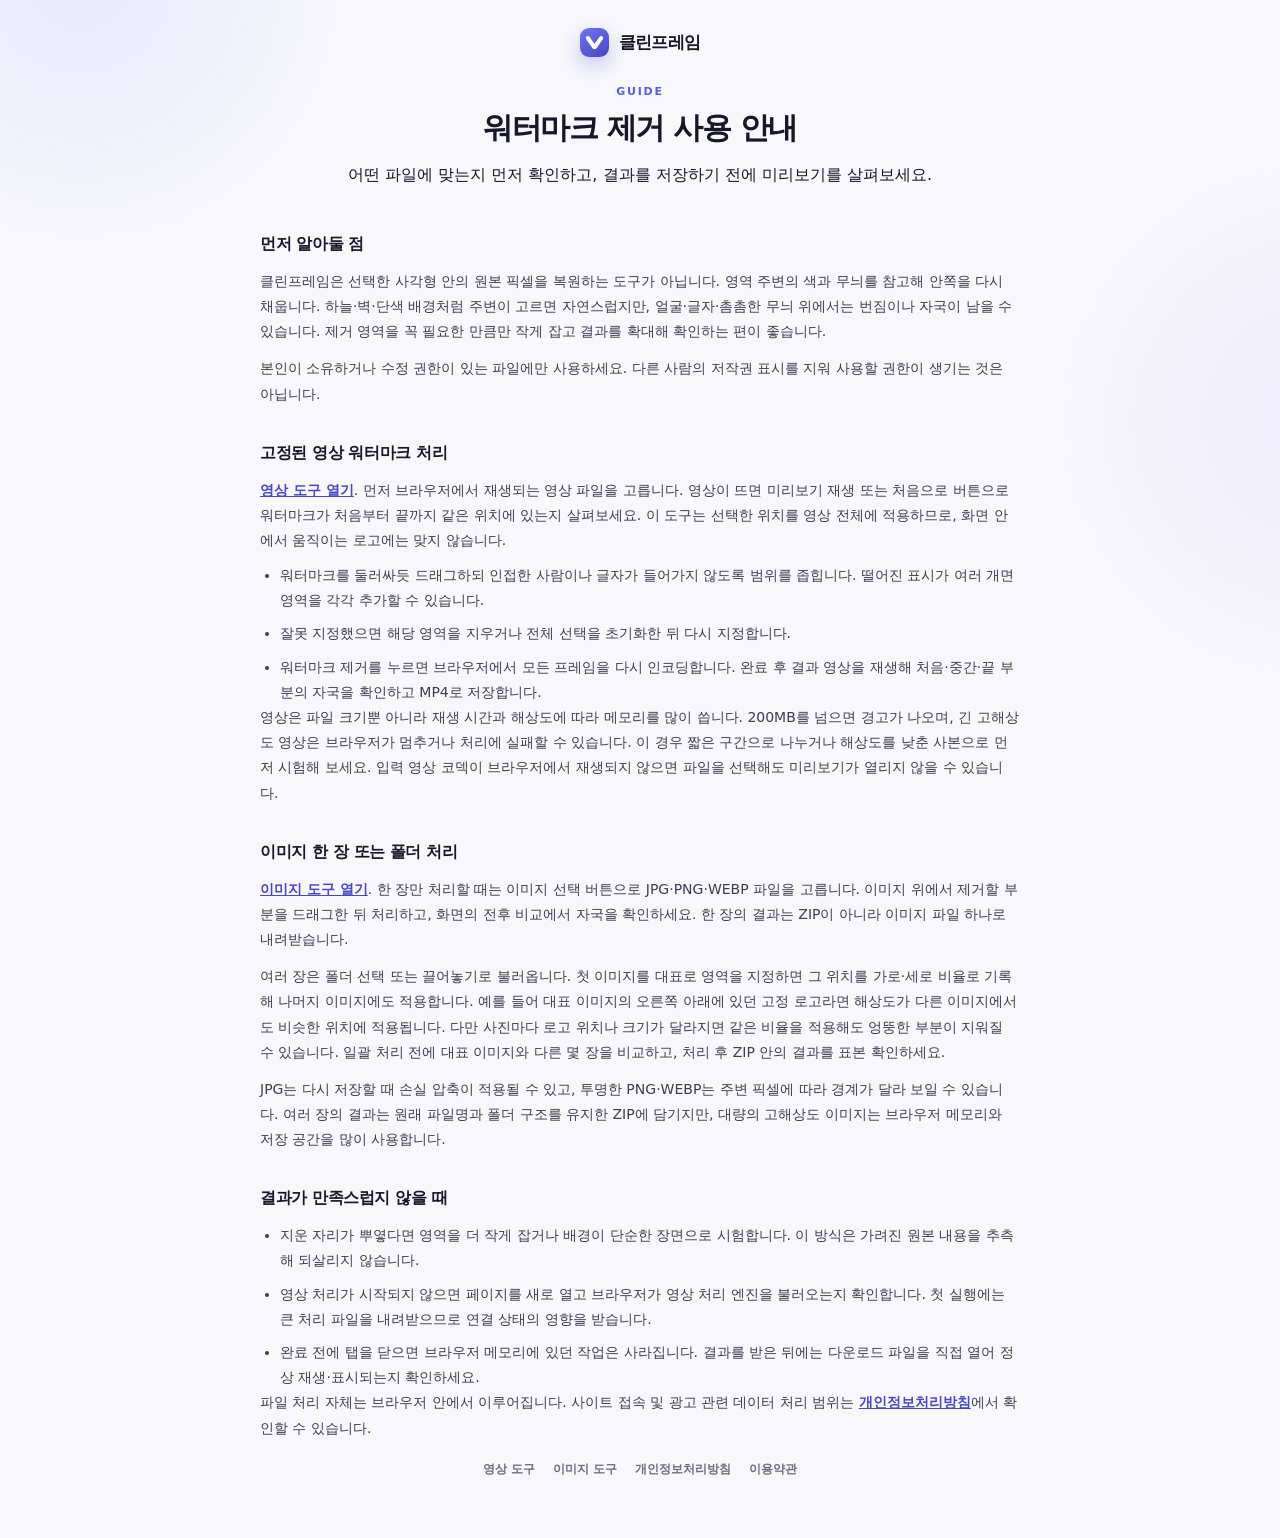
<file: guide.html>
<!-- 영상과 이미지 워터마크 제거 도구의 실제 사용법과 한계를 설명하는 안내문 -->
<!doctype html>
<html lang="ko">
  <head>
    <meta charset="UTF-8" />
    <meta name="viewport" content="width=device-width, initial-scale=1.0" />
    <meta name="description" content="클린프레임의 영상·이미지 워터마크 제거 방법, 일괄 처리 기준, 결과의 한계와 오류 해결 방법을 설명합니다" />
    <meta name="theme-color" content="#f7f7fc" />
    <title>사용 안내와 처리 한계 | 클린프레임</title>
    <link rel="stylesheet" href="./styles.css" />
  </head>
  <body>
    <div class="ambient ambient-one" aria-hidden="true"></div>
    <div class="ambient ambient-two" aria-hidden="true"></div>
    <main class="shell">
      <header class="legal-header">
        <a class="brand" href="./" aria-label="클린프레임 처음으로">
          <span class="brand-mark" aria-hidden="true"></span>
          <span>클린프레임</span>
        </a>
        <p class="panel-kicker">GUIDE</p>
        <h1>워터마크 제거 사용 안내</h1>
        <p>어떤 파일에 맞는지 먼저 확인하고, 결과를 저장하기 전에 미리보기를 살펴보세요.</p>
      </header>

      <article class="legal guide">
        <h2>먼저 알아둘 점</h2>
        <p>클린프레임은 선택한 사각형 안의 원본 픽셀을 복원하는 도구가 아닙니다. 영역 주변의 색과 무늬를 참고해 안쪽을 다시 채웁니다. 하늘·벽·단색 배경처럼 주변이 고르면 자연스럽지만, 얼굴·글자·촘촘한 무늬 위에서는 번짐이나 자국이 남을 수 있습니다. 제거 영역을 꼭 필요한 만큼만 작게 잡고 결과를 확대해 확인하는 편이 좋습니다.</p>
        <p>본인이 소유하거나 수정 권한이 있는 파일에만 사용하세요. 다른 사람의 저작권 표시를 지워 사용할 권한이 생기는 것은 아닙니다.</p>

        <h2 id="video">고정된 영상 워터마크 처리</h2>
        <p><a href="./">영상 도구 열기</a>. 먼저 브라우저에서 재생되는 영상 파일을 고릅니다. 영상이 뜨면 미리보기 재생 또는 처음으로 버튼으로 워터마크가 처음부터 끝까지 같은 위치에 있는지 살펴보세요. 이 도구는 선택한 위치를 영상 전체에 적용하므로, 화면 안에서 움직이는 로고에는 맞지 않습니다.</p>
        <ul>
          <li>워터마크를 둘러싸듯 드래그하되 인접한 사람이나 글자가 들어가지 않도록 범위를 좁힙니다. 떨어진 표시가 여러 개면 영역을 각각 추가할 수 있습니다.</li>
          <li>잘못 지정했으면 해당 영역을 지우거나 전체 선택을 초기화한 뒤 다시 지정합니다.</li>
          <li>워터마크 제거를 누르면 브라우저에서 모든 프레임을 다시 인코딩합니다. 완료 후 결과 영상을 재생해 처음·중간·끝 부분의 자국을 확인하고 MP4로 저장합니다.</li>
        </ul>
        <p>영상은 파일 크기뿐 아니라 재생 시간과 해상도에 따라 메모리를 많이 씁니다. 200MB를 넘으면 경고가 나오며, 긴 고해상도 영상은 브라우저가 멈추거나 처리에 실패할 수 있습니다. 이 경우 짧은 구간으로 나누거나 해상도를 낮춘 사본으로 먼저 시험해 보세요. 입력 영상 코덱이 브라우저에서 재생되지 않으면 파일을 선택해도 미리보기가 열리지 않을 수 있습니다.</p>

        <h2 id="image">이미지 한 장 또는 폴더 처리</h2>
        <p><a href="./image.html">이미지 도구 열기</a>. 한 장만 처리할 때는 이미지 선택 버튼으로 JPG·PNG·WEBP 파일을 고릅니다. 이미지 위에서 제거할 부분을 드래그한 뒤 처리하고, 화면의 전후 비교에서 자국을 확인하세요. 한 장의 결과는 ZIP이 아니라 이미지 파일 하나로 내려받습니다.</p>
        <p>여러 장은 폴더 선택 또는 끌어놓기로 불러옵니다. 첫 이미지를 대표로 영역을 지정하면 그 위치를 가로·세로 비율로 기록해 나머지 이미지에도 적용합니다. 예를 들어 대표 이미지의 오른쪽 아래에 있던 고정 로고라면 해상도가 다른 이미지에서도 비슷한 위치에 적용됩니다. 다만 사진마다 로고 위치나 크기가 달라지면 같은 비율을 적용해도 엉뚱한 부분이 지워질 수 있습니다. 일괄 처리 전에 대표 이미지와 다른 몇 장을 비교하고, 처리 후 ZIP 안의 결과를 표본 확인하세요.</p>
        <p>JPG는 다시 저장할 때 손실 압축이 적용될 수 있고, 투명한 PNG·WEBP는 주변 픽셀에 따라 경계가 달라 보일 수 있습니다. 여러 장의 결과는 원래 파일명과 폴더 구조를 유지한 ZIP에 담기지만, 대량의 고해상도 이미지는 브라우저 메모리와 저장 공간을 많이 사용합니다.</p>

        <h2>결과가 만족스럽지 않을 때</h2>
        <ul>
          <li>지운 자리가 뿌옇다면 영역을 더 작게 잡거나 배경이 단순한 장면으로 시험합니다. 이 방식은 가려진 원본 내용을 추측해 되살리지 않습니다.</li>
          <li>영상 처리가 시작되지 않으면 페이지를 새로 열고 브라우저가 영상 처리 엔진을 불러오는지 확인합니다. 첫 실행에는 큰 처리 파일을 내려받으므로 연결 상태의 영향을 받습니다.</li>
          <li>완료 전에 탭을 닫으면 브라우저 메모리에 있던 작업은 사라집니다. 결과를 받은 뒤에는 다운로드 파일을 직접 열어 정상 재생·표시되는지 확인하세요.</li>
        </ul>
        <p>파일 처리 자체는 브라우저 안에서 이루어집니다. 사이트 접속 및 광고 관련 데이터 처리 범위는 <a href="./privacy.html">개인정보처리방침</a>에서 확인할 수 있습니다.</p>
      </article>

      <footer>
        <nav class="footer-nav" aria-label="도구 및 정책">
          <a href="./">영상 도구</a>
          <a href="./image.html">이미지 도구</a>
          <a href="./privacy.html">개인정보처리방침</a>
          <a href="./terms.html">이용약관</a>
        </nav>
      </footer>
    </main>
  </body>
</html>
</file>
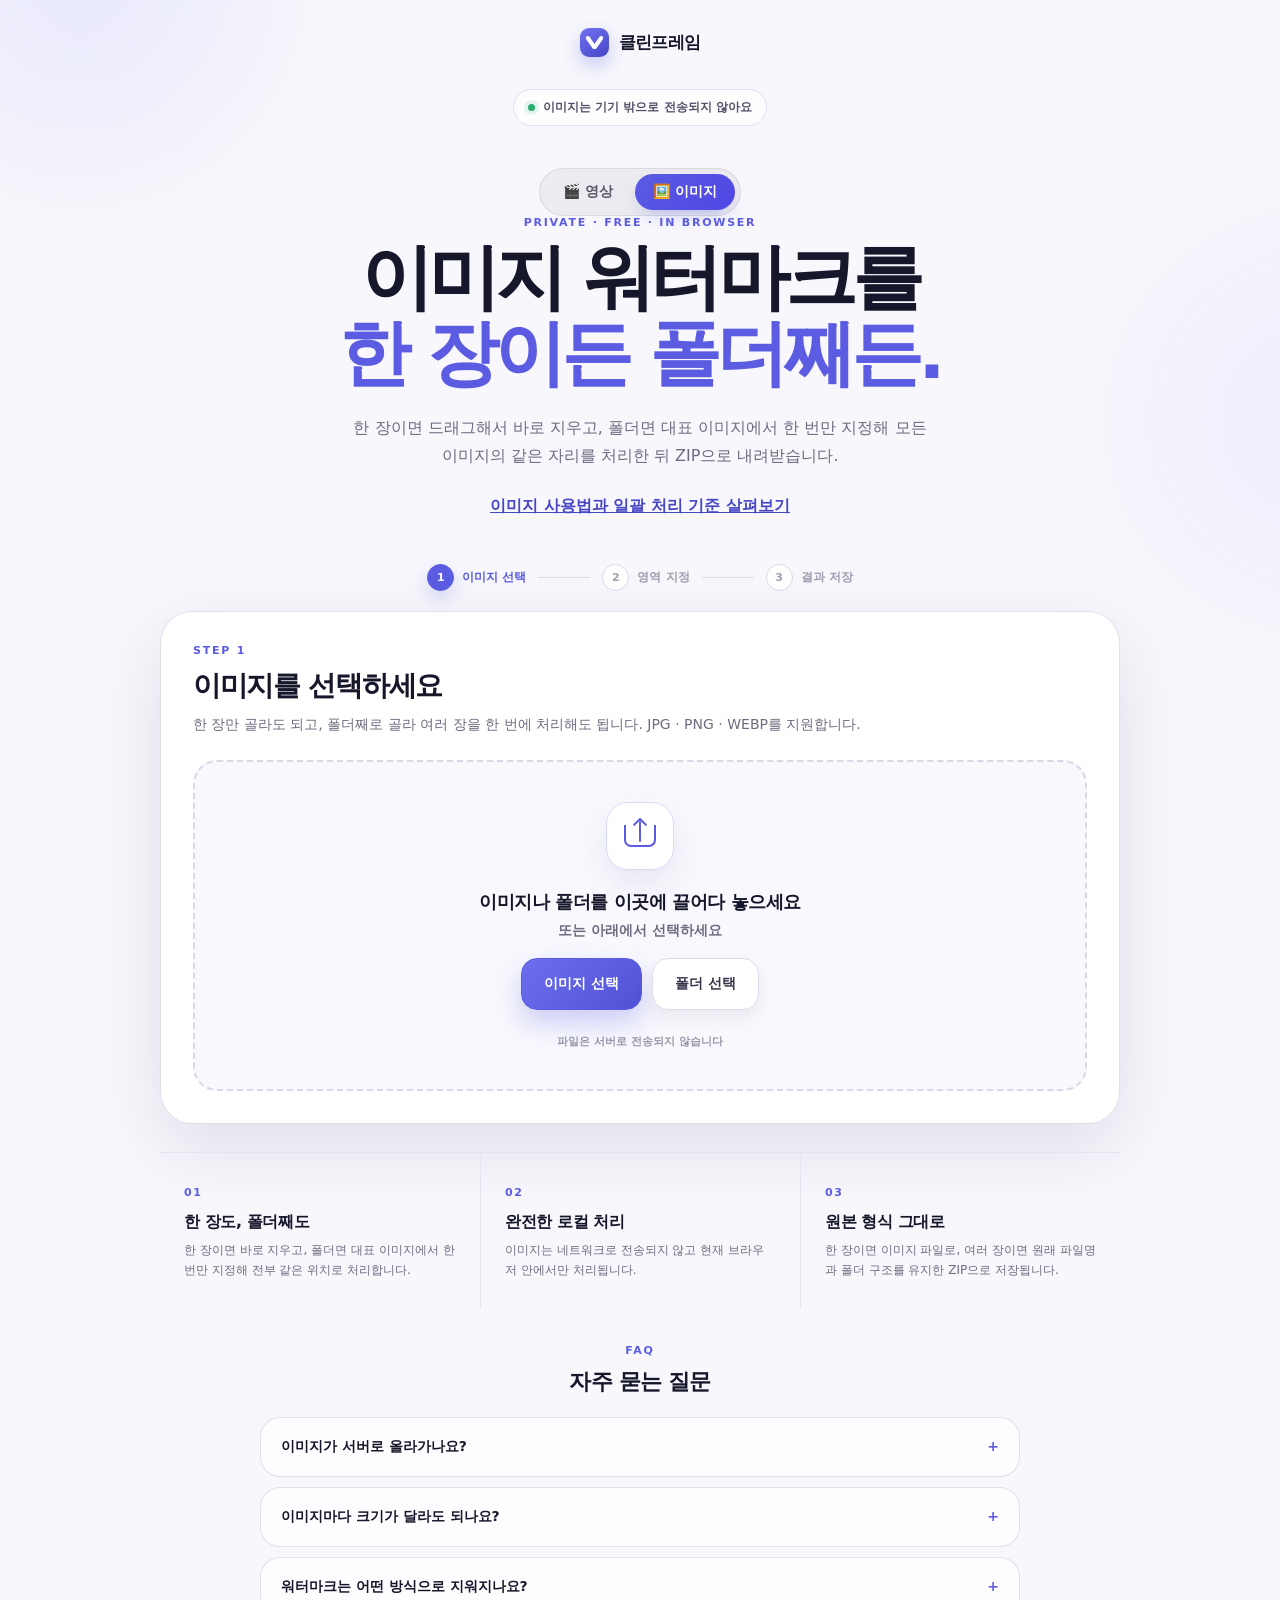
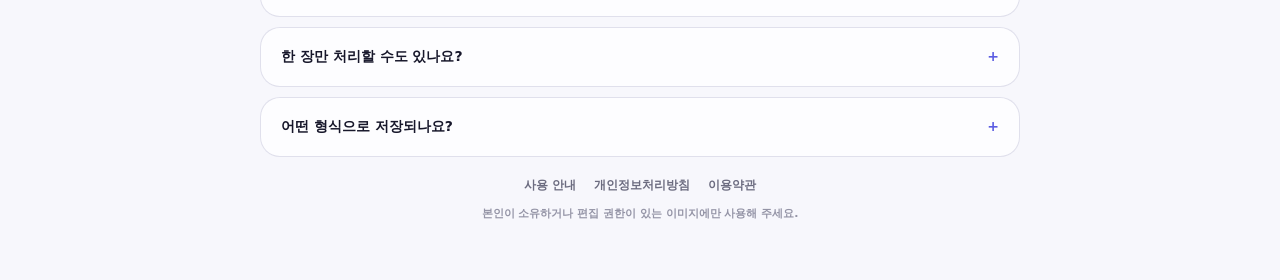
<file: image.html>
<!-- 이미지 한 장 또는 폴더 안 모든 이미지의 같은 위치 워터마크를 제거하는 화면 -->
<!doctype html>
<html lang="ko">
  <head>
    <meta charset="UTF-8" />
    <meta name="viewport" content="width=device-width, initial-scale=1.0" />
    <meta
      name="description"
      content="이미지 한 장 또는 폴더째로 올려 워터마크 위치를 드래그하면 브라우저 안에서 워터마크를 제거합니다. 여러 장이면 같은 위치를 한 번에 처리해 ZIP으로 저장합니다"
    />
    <meta name="theme-color" content="#f7f7fc" />
    <!-- 애드센스 사이트 확인용 메타 태그와 광고 로더. 크롤러가 HTML 원본에서
         찾을 수 있도록 스크립트를 주입하지 않고 그대로 둔다. -->
    <meta name="google-adsense-account" content="ca-pub-1059415497859090" />
    <script
      async
      src="https://pagead2.googlesyndication.com/pagead/js/adsbygoogle.js?client=ca-pub-1059415497859090"
      crossorigin="anonymous"
    ></script>
    <title>클린프레임 | 이미지 워터마크 제거</title>
    <link rel="stylesheet" href="./styles.css" />
    <script defer src="./image.js"></script>
    <script defer src="./ads.js"></script>
  </head>
  <body>
    <div class="ambient ambient-one" aria-hidden="true"></div>
    <div class="ambient ambient-two" aria-hidden="true"></div>

    <main class="shell">
      <header class="hero">
        <a class="brand" href="./" aria-label="클린프레임 처음으로">
          <span class="brand-mark" aria-hidden="true"></span>
          <span>클린프레임</span>
        </a>
        <div class="privacy-pill">
          <span class="status-dot" aria-hidden="true"></span>
          이미지는 기기 밖으로 전송되지 않아요
        </div>
        <nav class="tool-nav" aria-label="도구 전환">
          <a href="./">🎬 영상</a>
          <a class="active" href="./image.html" aria-current="page">🖼️ 이미지</a>
        </nav>
        <p class="eyebrow">PRIVATE · FREE · IN BROWSER</p>
        <h1>이미지 워터마크를<br /><span>한 장이든 폴더째든.</span></h1>
        <p class="hero-copy">
          한 장이면 드래그해서 바로 지우고, 폴더면 대표 이미지에서 한 번만
          지정해 모든 이미지의 같은 자리를 처리한 뒤 ZIP으로 내려받습니다.
        </p>
        <p class="hero-copy"><a href="./guide.html#image">이미지 사용법과 일괄 처리 기준 살펴보기</a></p>
      </header>

      <section class="workspace" aria-label="이미지 워터마크 제거 작업 공간">
        <div class="stepper" aria-label="진행 단계">
          <div class="step is-active" data-step="upload">
            <span>1</span>
            <strong>이미지 선택</strong>
          </div>
          <div class="step-line" aria-hidden="true"></div>
          <div class="step" data-step="select">
            <span>2</span>
            <strong>영역 지정</strong>
          </div>
          <div class="step-line" aria-hidden="true"></div>
          <div class="step" data-step="done">
            <span>3</span>
            <strong>결과 저장</strong>
          </div>
        </div>

        <section class="panel upload-panel" id="uploadPanel" aria-labelledby="uploadTitle">
          <div class="panel-heading">
            <p class="panel-kicker">STEP 1</p>
            <h2 id="uploadTitle">이미지를 선택하세요</h2>
            <p>한 장만 골라도 되고, 폴더째로 골라 여러 장을 한 번에 처리해도 됩니다. JPG · PNG · WEBP를 지원합니다.</p>
          </div>

          <div class="drop-zone" id="dropZone">
            <input
              type="file"
              id="filesInput"
              accept="image/*"
              multiple
              aria-describedby="uploadHelp"
            />
            <input
              type="file"
              id="folderInput"
              webkitdirectory
              multiple
              aria-describedby="uploadHelp"
            />
            <span class="upload-icon" aria-hidden="true">
              <span class="upload-arrow"></span>
            </span>
            <strong>이미지나 폴더를 이곳에 끌어다 놓으세요</strong>
            <span>또는 아래에서 선택하세요</span>
            <div class="upload-choices">
              <label class="button button-primary" for="filesInput">이미지 선택</label>
              <label class="button button-secondary" for="folderInput">폴더 선택</label>
            </div>
            <small id="uploadHelp">파일은 서버로 전송되지 않습니다</small>
          </div>
          <p class="notice error hidden" id="uploadError" role="alert"></p>
        </section>

        <section class="panel edit-panel hidden" id="editPanel" aria-labelledby="editTitle">
          <div class="panel-heading panel-heading-row">
            <div>
              <p class="panel-kicker">STEP 2</p>
              <h2 id="editTitle">지울 영역을 표시하세요</h2>
              <p id="editDescription">워터마크 위를 드래그하세요. 여러 영역을 선택할 수 있습니다.</p>
            </div>
            <span class="count-badge" id="regionCount">선택 영역 0개</span>
          </div>

          <div class="video-stage" id="imageStage">
            <img id="sourceImage" alt="대표 이미지 미리보기" />
            <div
              class="selection-overlay"
              id="selectionOverlay"
              aria-label="워터마크 영역 선택 화면"
            ></div>
          </div>

          <div class="preview-toolbar">
            <span class="file-summary" id="fileSummary"></span>
          </div>

          <div class="selection-help">
            <span class="help-swatch" aria-hidden="true"></span>
            <span>인디고색 테두리 안쪽이 주변 픽셀로 자연스럽게 채워집니다.</span>
          </div>

          <div class="preview-pair hidden" id="previewPair">
            <figure><figcaption>전</figcaption><canvas id="beforeCanvas"></canvas></figure>
            <figure><figcaption>후</figcaption><canvas id="afterCanvas"></canvas></figure>
          </div>

          <p class="notice error hidden" id="processError" role="alert"></p>

          <div class="actions">
            <button class="button button-primary" id="processButton" type="button" disabled>
              <span id="processButtonLabel">워터마크 제거</span>
              <span aria-hidden="true">→</span>
            </button>
            <button class="button button-secondary" id="previewButton" type="button" disabled>
              전 / 후 미리보기
            </button>
            <button class="button button-secondary" id="clearButton" type="button">
              영역 모두 지우기
            </button>
            <button class="button button-quiet" id="resetButton" type="button">
              다른 이미지
            </button>
          </div>
        </section>

        <section class="panel processing-panel hidden" id="processingPanel" aria-live="polite">
          <div class="processing-orbit" aria-hidden="true">
            <span></span>
          </div>
          <p class="panel-kicker">PROCESSING</p>
          <h2>브라우저에서 이미지를 처리하고 있어요</h2>
          <p id="processingNote">이미지 수와 해상도에 따라 시간이 걸릴 수 있습니다. 창을 닫지 마세요.</p>
          <div class="progress-track" aria-hidden="true">
            <span id="progressBar"></span>
          </div>
          <strong class="progress-value" id="progressValue">0%</strong>
        </section>

        <section class="panel result-panel hidden" id="resultPanel" aria-labelledby="resultTitle">
          <div class="result-header">
            <span class="success-mark" aria-hidden="true">✓</span>
            <div>
              <p class="panel-kicker">COMPLETE</p>
              <h2 id="resultTitle">이미지가 준비됐어요</h2>
              <p id="resultSummary">처리된 이미지를 저장했습니다.</p>
            </div>
          </div>

          <div class="result-image-wrap hidden" id="resultImageWrap">
            <img id="resultImage" alt="워터마크를 제거한 결과 이미지" />
          </div>

          <div class="actions">
            <a class="button button-primary" id="downloadLink" download="cleanframe-images.zip">
              <span id="downloadLabel">다시 받기</span>
              <span aria-hidden="true">↓</span>
            </a>
            <button class="button button-secondary" id="editAgainButton" type="button">
              영역 다시 선택
            </button>
            <button class="button button-quiet" id="newFolderButton" type="button">
              다른 이미지
            </button>
          </div>
        </section>
      </section>

      <!-- 광고 자리. data-ad-slot 을 애드센스에서 만든 광고 단위 ID로 바꾸세요. -->
      <aside class="ad-slot" data-ad-slot="" data-ad-format="auto" aria-label="광고">
        <span class="ad-label">광고</span>
      </aside>

      <section class="feature-grid" aria-label="서비스 특징">
        <article>
          <span class="feature-number">01</span>
          <h2>한 장도, 폴더째도</h2>
          <p>한 장이면 바로 지우고, 폴더면 대표 이미지에서 한 번만 지정해 전부 같은 위치로 처리합니다.</p>
        </article>
        <article>
          <span class="feature-number">02</span>
          <h2>완전한 로컬 처리</h2>
          <p>이미지는 네트워크로 전송되지 않고 현재 브라우저 안에서만 처리됩니다.</p>
        </article>
        <article>
          <span class="feature-number">03</span>
          <h2>원본 형식 그대로</h2>
          <p>한 장이면 이미지 파일로, 여러 장이면 원래 파일명과 폴더 구조를 유지한 ZIP으로 저장됩니다.</p>
        </article>
      </section>

      <section class="faq" aria-labelledby="faqTitle">
        <p class="panel-kicker">FAQ</p>
        <h2 id="faqTitle">자주 묻는 질문</h2>

        <details>
          <summary>이미지가 서버로 올라가나요?</summary>
          <p>
            올라가지 않습니다. 폴더를 고르면 브라우저 메모리에서만 읽고,
            제거 작업도 브라우저 안에서 실행됩니다. 네트워크로 나가는
            이미지 데이터는 없습니다.
          </p>
        </details>

        <details>
          <summary>이미지마다 크기가 달라도 되나요?</summary>
          <p>
            지정한 영역을 비율로 저장해 각 이미지 크기에 맞춰 적용합니다.
            같은 크기·같은 위치의 워터마크일 때 가장 정확하고, 크기가
            다르면 비율에 따라 근사 적용됩니다.
          </p>
        </details>

        <details>
          <summary>워터마크는 어떤 방식으로 지워지나요?</summary>
          <p>
            지정한 사각형 영역을 그 테두리 바깥 픽셀을 참고해 안쪽부터
            다시 채우는 방식입니다. 배경이 단순할수록 자연스럽고,
            무늬가 복잡한 배경에서는 흐릿한 자국이 남을 수 있습니다.
          </p>
        </details>

        <details>
          <summary>한 장만 처리할 수도 있나요?</summary>
          <p>
            가능합니다. &ldquo;이미지 선택&rdquo;으로 한 장만 고르면 ZIP으로 묶지 않고
            이미지 파일 그대로 저장되며, 결과를 화면에서 바로 확인할 수
            있습니다. 두 장 이상이면 ZIP으로 묶입니다.
          </p>
        </details>

        <details>
          <summary>어떤 형식으로 저장되나요?</summary>
          <p>
            각 이미지는 원본과 같은 형식(JPG는 JPG, PNG는 PNG)으로 저장됩니다.
            한 장이면 파일 하나로, 여러 장이면 원래 파일명과 폴더 구조를 유지한
            하나의 ZIP 파일로 내려받습니다.
          </p>
        </details>
      </section>

      <!-- 광고 자리. data-ad-slot 을 애드센스에서 만든 광고 단위 ID로 바꾸세요. -->
      <aside class="ad-slot" data-ad-slot="" data-ad-format="auto" aria-label="광고">
        <span class="ad-label">광고</span>
      </aside>

      <footer>
        <nav class="footer-nav" aria-label="약관 및 정책">
          <a href="./guide.html">사용 안내</a>
          <a href="./privacy.html">개인정보처리방침</a>
          <a href="./terms.html">이용약관</a>
        </nav>
        <p>본인이 소유하거나 편집 권한이 있는 이미지에만 사용해 주세요.</p>
      </footer>
    </main>
  </body>
</html>
</file>
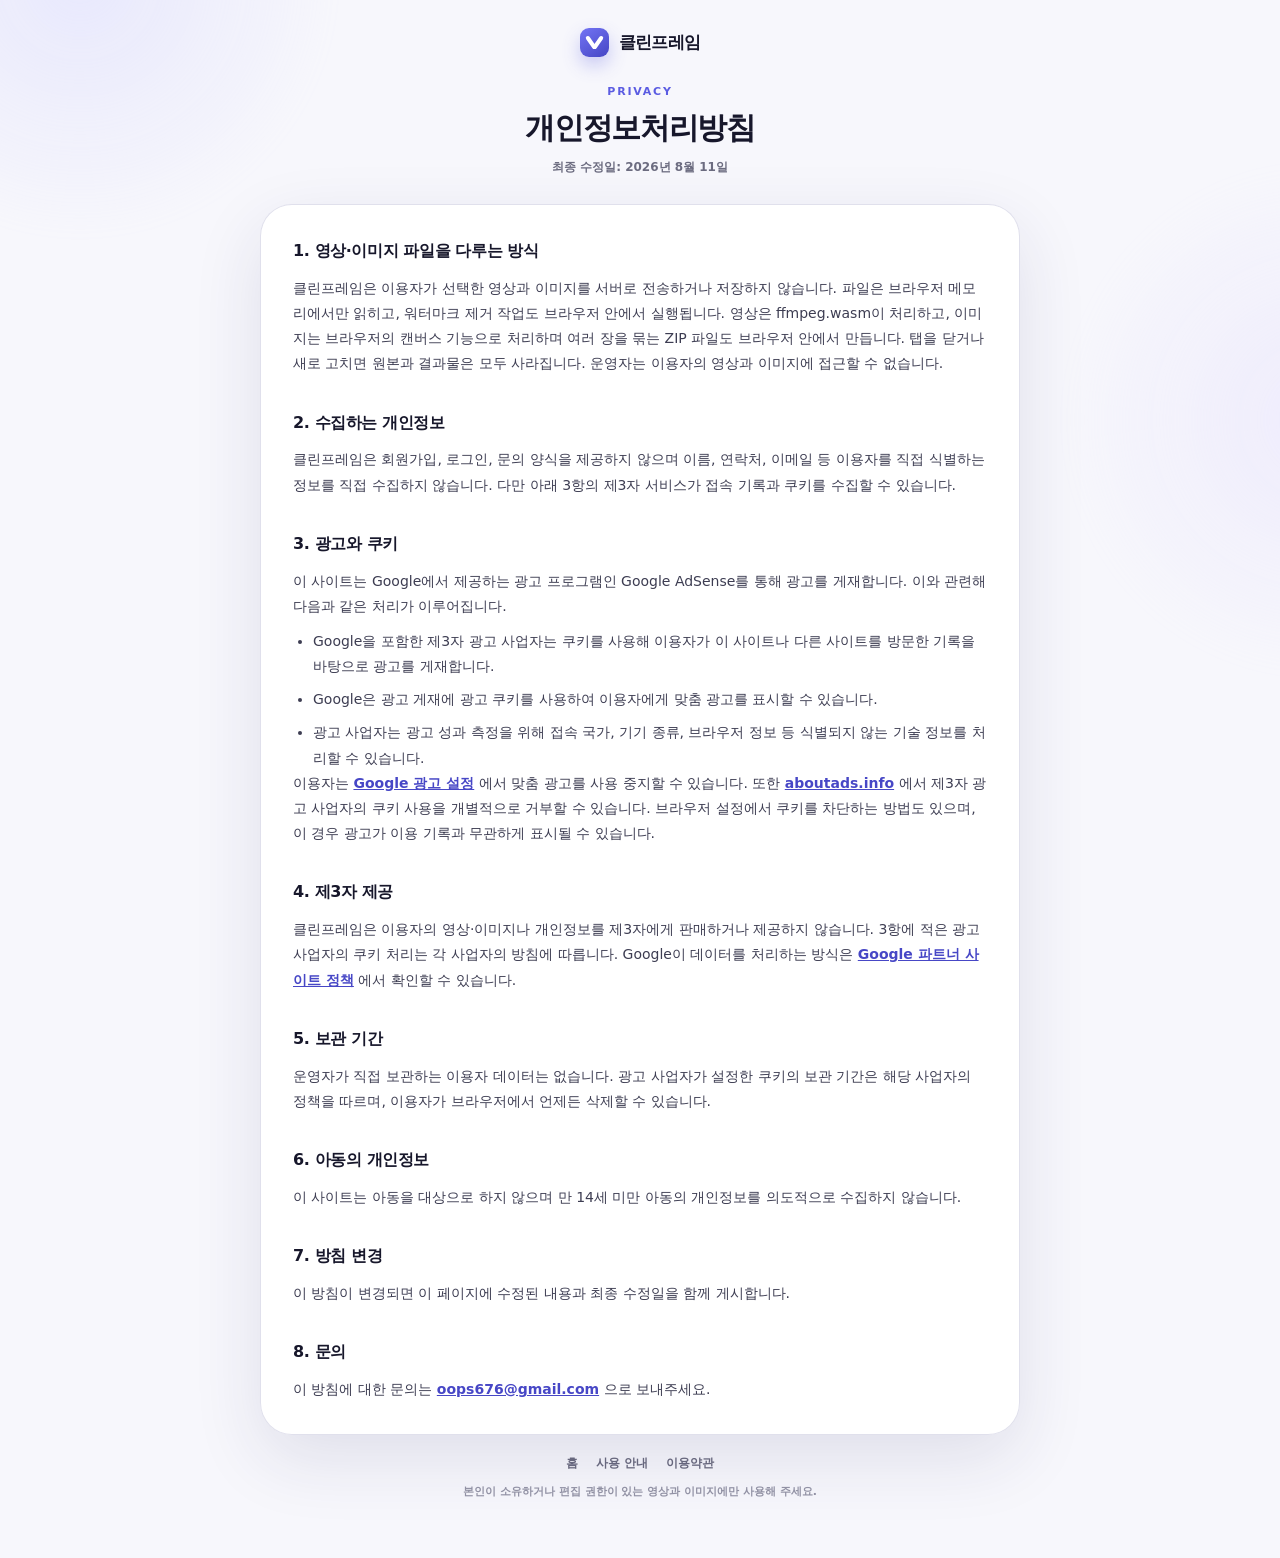
<file: privacy.html>
<!-- 광고 및 데이터 처리 방침을 안내하는 정적 페이지 -->
<!doctype html>
<html lang="ko">
  <head>
    <meta charset="UTF-8" />
    <meta name="viewport" content="width=device-width, initial-scale=1.0" />
    <meta
      name="description"
      content="클린프레임이 다루는 데이터와 광고 쿠키 사용을 안내하는 개인정보처리방침"
    />
    <meta name="theme-color" content="#f7f7fc" />
    <title>개인정보처리방침 | 클린프레임</title>
    <link rel="stylesheet" href="./styles.css" />
  </head>
  <body>
    <div class="ambient ambient-one" aria-hidden="true"></div>
    <div class="ambient ambient-two" aria-hidden="true"></div>

    <main class="shell">
      <header class="legal-header">
        <a class="brand" href="./" aria-label="클린프레임 처음으로">
          <span class="brand-mark" aria-hidden="true"></span>
          <span>클린프레임</span>
        </a>
        <p class="panel-kicker">PRIVACY</p>
        <h1>개인정보처리방침</h1>
        <p class="legal-updated">최종 수정일: 2026년 8월 11일</p>
      </header>

      <article class="legal panel">
        <h2>1. 영상·이미지 파일을 다루는 방식</h2>
        <p>
          클린프레임은 이용자가 선택한 영상과 이미지를 서버로 전송하거나 저장하지
          않습니다. 파일은 브라우저 메모리에서만 읽히고, 워터마크 제거 작업도
          브라우저 안에서 실행됩니다. 영상은 ffmpeg.wasm이 처리하고, 이미지는
          브라우저의 캔버스 기능으로 처리하며 여러 장을 묶는 ZIP 파일도 브라우저
          안에서 만듭니다. 탭을 닫거나 새로 고치면 원본과 결과물은 모두 사라집니다.
          운영자는 이용자의 영상과 이미지에 접근할 수 없습니다.
        </p>

        <h2>2. 수집하는 개인정보</h2>
        <p>
          클린프레임은 회원가입, 로그인, 문의 양식을 제공하지 않으며 이름,
          연락처, 이메일 등 이용자를 직접 식별하는 정보를 직접 수집하지
          않습니다. 다만 아래 3항의 제3자 서비스가 접속 기록과 쿠키를 수집할 수
          있습니다.
        </p>

        <h2>3. 광고와 쿠키</h2>
        <p>
          이 사이트는 Google에서 제공하는 광고 프로그램인 Google AdSense를 통해
          광고를 게재합니다. 이와 관련해 다음과 같은 처리가 이루어집니다.
        </p>
        <ul>
          <li>
            Google을 포함한 제3자 광고 사업자는 쿠키를 사용해 이용자가 이
            사이트나 다른 사이트를 방문한 기록을 바탕으로 광고를 게재합니다.
          </li>
          <li>
            Google은 광고 게재에 광고 쿠키를 사용하여 이용자에게 맞춤 광고를
            표시할 수 있습니다.
          </li>
          <li>
            광고 사업자는 광고 성과 측정을 위해 접속 국가, 기기 종류, 브라우저
            정보 등 식별되지 않는 기술 정보를 처리할 수 있습니다.
          </li>
        </ul>
        <p>
          이용자는
          <a
            href="https://myadcenter.google.com/"
            target="_blank"
            rel="noopener noreferrer"
            >Google 광고 설정</a
          >
          에서 맞춤 광고를 사용 중지할 수 있습니다. 또한
          <a
            href="https://www.aboutads.info/choices/"
            target="_blank"
            rel="noopener noreferrer"
            >aboutads.info</a
          >
          에서 제3자 광고 사업자의 쿠키 사용을 개별적으로 거부할 수 있습니다.
          브라우저 설정에서 쿠키를 차단하는 방법도 있으며, 이 경우 광고가 이용
          기록과 무관하게 표시될 수 있습니다.
        </p>

        <h2>4. 제3자 제공</h2>
        <p>
          클린프레임은 이용자의 영상·이미지나 개인정보를 제3자에게 판매하거나 제공하지
          않습니다. 3항에 적은 광고 사업자의 쿠키 처리는 각 사업자의 방침에
          따릅니다. Google이 데이터를 처리하는 방식은
          <a
            href="https://policies.google.com/technologies/partner-sites"
            target="_blank"
            rel="noopener noreferrer"
            >Google 파트너 사이트 정책</a
          >
          에서 확인할 수 있습니다.
        </p>

        <h2>5. 보관 기간</h2>
        <p>
          운영자가 직접 보관하는 이용자 데이터는 없습니다. 광고 사업자가 설정한
          쿠키의 보관 기간은 해당 사업자의 정책을 따르며, 이용자가 브라우저에서
          언제든 삭제할 수 있습니다.
        </p>

        <h2>6. 아동의 개인정보</h2>
        <p>
          이 사이트는 아동을 대상으로 하지 않으며 만 14세 미만 아동의 개인정보를
          의도적으로 수집하지 않습니다.
        </p>

        <h2>7. 방침 변경</h2>
        <p>
          이 방침이 변경되면 이 페이지에 수정된 내용과 최종 수정일을 함께
          게시합니다.
        </p>

        <h2>8. 문의</h2>
        <p>
          이 방침에 대한 문의는
          <a href="mailto:oops676@gmail.com">oops676@gmail.com</a> 으로 보내주세요.
        </p>
      </article>

      <footer>
        <nav class="footer-nav" aria-label="약관 및 정책">
          <a href="./">홈</a>
          <a href="./guide.html">사용 안내</a>
          <a href="./terms.html">이용약관</a>
        </nav>
        <p>본인이 소유하거나 편집 권한이 있는 영상과 이미지에만 사용해 주세요.</p>
      </footer>
    </main>
  </body>
</html>
</file>
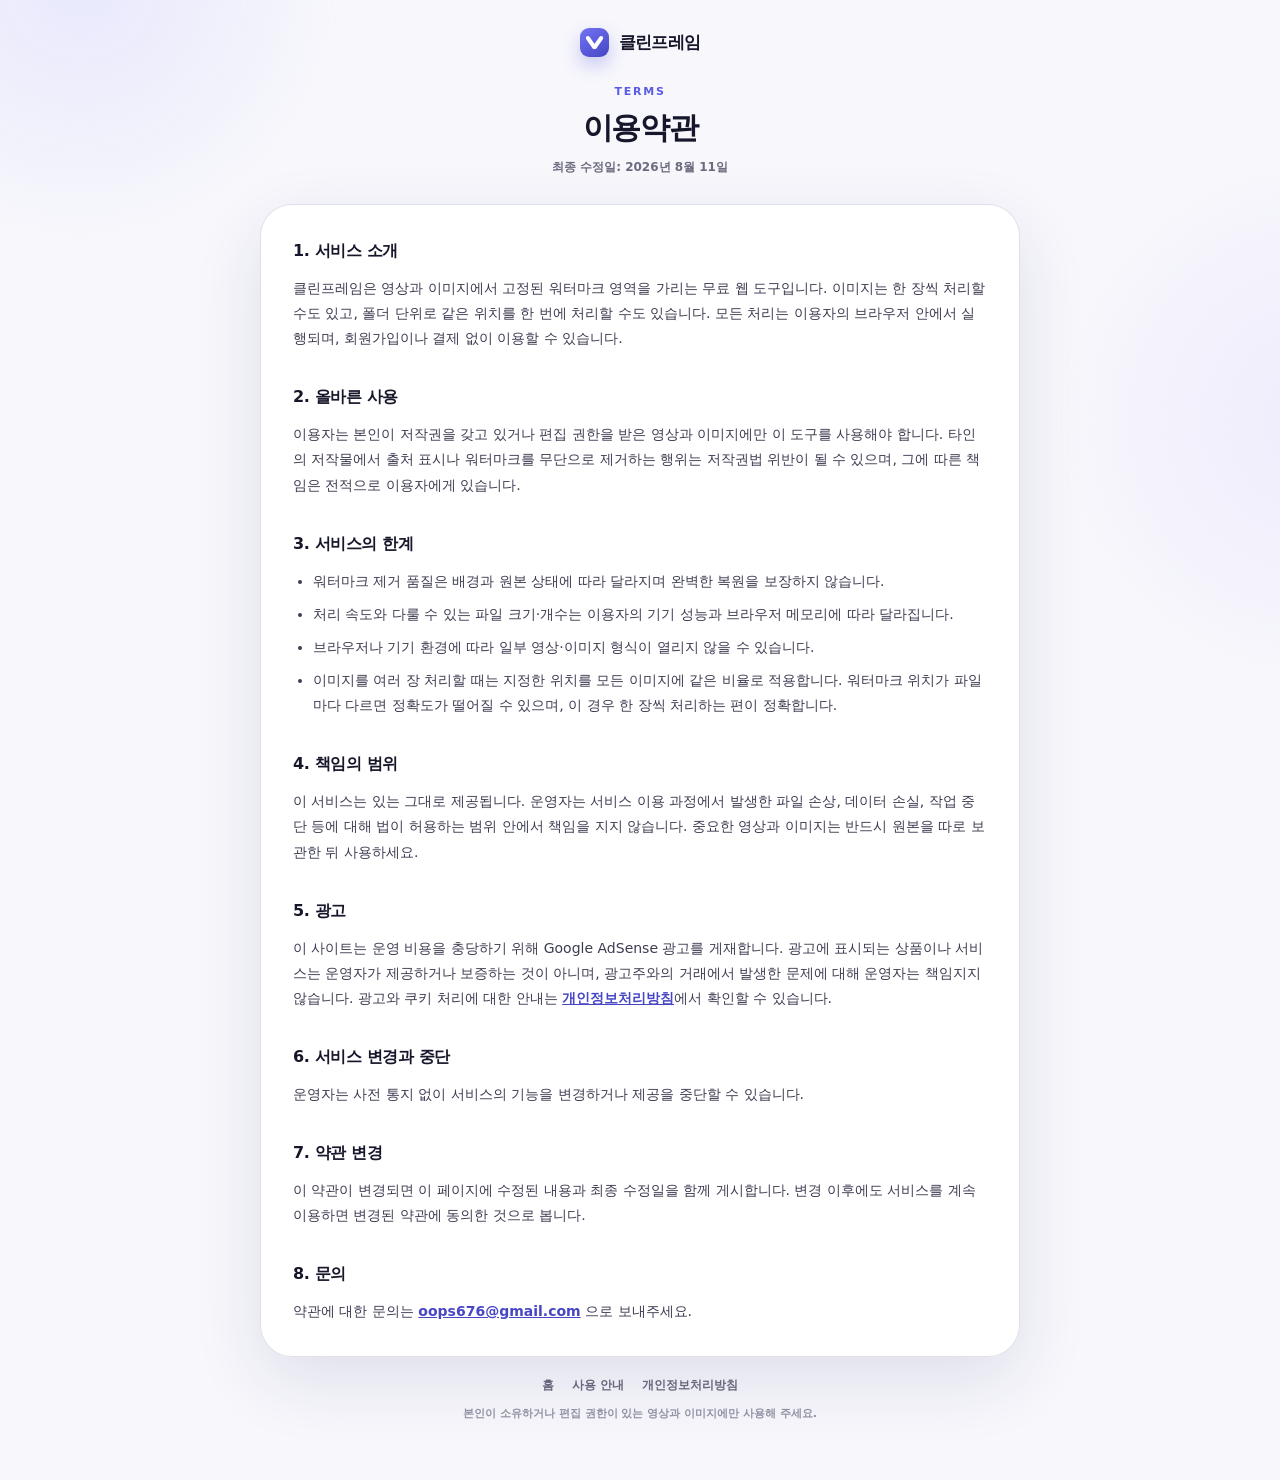
<file: terms.html>
<!-- 서비스 이용 조건과 책임 범위를 안내하는 정적 페이지 -->
<!doctype html>
<html lang="ko">
  <head>
    <meta charset="UTF-8" />
    <meta name="viewport" content="width=device-width, initial-scale=1.0" />
    <meta
      name="description"
      content="클린프레임 워터마크 제거 도구의 이용 조건과 책임 범위 안내"
    />
    <meta name="theme-color" content="#f7f7fc" />
    <title>이용약관 | 클린프레임</title>
    <link rel="stylesheet" href="./styles.css" />
  </head>
  <body>
    <div class="ambient ambient-one" aria-hidden="true"></div>
    <div class="ambient ambient-two" aria-hidden="true"></div>

    <main class="shell">
      <header class="legal-header">
        <a class="brand" href="./" aria-label="클린프레임 처음으로">
          <span class="brand-mark" aria-hidden="true"></span>
          <span>클린프레임</span>
        </a>
        <p class="panel-kicker">TERMS</p>
        <h1>이용약관</h1>
        <p class="legal-updated">최종 수정일: 2026년 8월 11일</p>
      </header>

      <article class="legal panel">
        <h2>1. 서비스 소개</h2>
        <p>
          클린프레임은 영상과 이미지에서 고정된 워터마크 영역을 가리는 무료 웹
          도구입니다. 이미지는 한 장씩 처리할 수도 있고, 폴더 단위로 같은 위치를
          한 번에 처리할 수도 있습니다. 모든 처리는 이용자의 브라우저 안에서
          실행되며, 회원가입이나 결제 없이 이용할 수 있습니다.
        </p>

        <h2>2. 올바른 사용</h2>
        <p>
          이용자는 본인이 저작권을 갖고 있거나 편집 권한을 받은 영상과 이미지에만
          이 도구를 사용해야 합니다. 타인의 저작물에서 출처 표시나 워터마크를
          무단으로 제거하는 행위는 저작권법 위반이 될 수 있으며, 그에 따른 책임은
          전적으로 이용자에게 있습니다.
        </p>

        <h2>3. 서비스의 한계</h2>
        <ul>
          <li>
            워터마크 제거 품질은 배경과 원본 상태에 따라 달라지며 완벽한 복원을
            보장하지 않습니다.
          </li>
          <li>
            처리 속도와 다룰 수 있는 파일 크기·개수는 이용자의 기기 성능과 브라우저
            메모리에 따라 달라집니다.
          </li>
          <li>
            브라우저나 기기 환경에 따라 일부 영상·이미지 형식이 열리지 않을 수
            있습니다.
          </li>
          <li>
            이미지를 여러 장 처리할 때는 지정한 위치를 모든 이미지에 같은 비율로
            적용합니다. 워터마크 위치가 파일마다 다르면 정확도가 떨어질 수 있으며,
            이 경우 한 장씩 처리하는 편이 정확합니다.
          </li>
        </ul>

        <h2>4. 책임의 범위</h2>
        <p>
          이 서비스는 있는 그대로 제공됩니다. 운영자는 서비스 이용 과정에서
          발생한 파일 손상, 데이터 손실, 작업 중단 등에 대해 법이 허용하는 범위
          안에서 책임을 지지 않습니다. 중요한 영상과 이미지는 반드시 원본을 따로
          보관한 뒤 사용하세요.
        </p>

        <h2>5. 광고</h2>
        <p>
          이 사이트는 운영 비용을 충당하기 위해 Google AdSense 광고를 게재합니다.
          광고에 표시되는 상품이나 서비스는 운영자가 제공하거나 보증하는 것이
          아니며, 광고주와의 거래에서 발생한 문제에 대해 운영자는 책임지지
          않습니다. 광고와 쿠키 처리에 대한 안내는
          <a href="./privacy.html">개인정보처리방침</a>에서 확인할 수 있습니다.
        </p>

        <h2>6. 서비스 변경과 중단</h2>
        <p>
          운영자는 사전 통지 없이 서비스의 기능을 변경하거나 제공을 중단할 수
          있습니다.
        </p>

        <h2>7. 약관 변경</h2>
        <p>
          이 약관이 변경되면 이 페이지에 수정된 내용과 최종 수정일을 함께
          게시합니다. 변경 이후에도 서비스를 계속 이용하면 변경된 약관에 동의한
          것으로 봅니다.
        </p>

        <h2>8. 문의</h2>
        <p>
          약관에 대한 문의는
          <a href="mailto:oops676@gmail.com">oops676@gmail.com</a> 으로 보내주세요.
        </p>
      </article>

      <footer>
        <nav class="footer-nav" aria-label="약관 및 정책">
          <a href="./">홈</a>
          <a href="./guide.html">사용 안내</a>
          <a href="./privacy.html">개인정보처리방침</a>
        </nav>
        <p>본인이 소유하거나 편집 권한이 있는 영상과 이미지에만 사용해 주세요.</p>
      </footer>
    </main>
  </body>
</html>
</file>
<file: styles.css>
/* 워터마크 제거 화면의 레이아웃과 상호작용 상태를 정의하는 스타일 */
:root {
  color-scheme: light;
  --brand: #5b5ce2;
  --brand-dark: #4747c6;
  --brand-soft: #eeefff;
  --ink: #17172b;
  --muted: #6c6c80;
  --line: #e5e5ef;
  --surface: #ffffff;
  --background: #f7f7fc;
  --danger: #dc3f51;
  --warning: #a65e00;
  --success: #17845b;
  --shadow: 0 24px 70px rgba(39, 39, 91, 0.11);
}

* {
  box-sizing: border-box;
}

html {
  scroll-behavior: smooth;
}

body {
  min-width: 320px;
  min-height: 100vh;
  margin: 0;
  overflow-x: hidden;
  background: var(--background);
  color: var(--ink);
  font-family:
    Pretendard, "Noto Sans KR", "Apple SD Gothic Neo", "Malgun Gothic",
    system-ui, sans-serif;
  -webkit-font-smoothing: antialiased;
}

button,
input {
  font: inherit;
}

button,
a {
  -webkit-tap-highlight-color: transparent;
}

.ambient {
  position: fixed;
  z-index: -1;
  width: 520px;
  height: 520px;
  border-radius: 50%;
  filter: blur(12px);
  opacity: 0.32;
  pointer-events: none;
}

.ambient-one {
  top: -280px;
  left: -180px;
  background: radial-gradient(circle, #c9caff 0%, rgba(201, 202, 255, 0) 70%);
}

.ambient-two {
  top: 160px;
  right: -300px;
  background: radial-gradient(circle, #ddd5ff 0%, rgba(221, 213, 255, 0) 70%);
}

.shell {
  width: min(1120px, calc(100% - 40px));
  margin: 0 auto;
  padding: 28px 0 48px;
}

.hero {
  position: relative;
  max-width: 820px;
  margin: 0 auto;
  padding: 0 0 44px;
  text-align: center;
  animation: rise-in 0.5s ease-out both;
}

.brand {
  display: inline-flex;
  align-items: center;
  gap: 10px;
  color: var(--ink);
  font-size: 17px;
  font-weight: 900;
  letter-spacing: -0.04em;
  text-decoration: none;
}

.brand-mark {
  position: relative;
  width: 29px;
  height: 29px;
  border-radius: 9px;
  background: linear-gradient(145deg, #7374f4, #4546c4);
  box-shadow: 0 8px 18px rgba(91, 92, 226, 0.3);
}

.brand-mark::before,
.brand-mark::after {
  position: absolute;
  width: 4px;
  height: 15px;
  border-radius: 999px;
  background: #fff;
  content: "";
}

.brand-mark::before {
  top: 7px;
  left: 9px;
  transform: rotate(-35deg);
}

.brand-mark::after {
  top: 7px;
  right: 9px;
  transform: rotate(35deg);
}

.privacy-pill {
  display: flex;
  align-items: center;
  gap: 8px;
  width: fit-content;
  margin: 28px auto 24px;
  padding: 9px 14px;
  border: 1px solid #dddef8;
  border-radius: 999px;
  background: rgba(255, 255, 255, 0.72);
  color: #515168;
  font-size: 12px;
  font-weight: 700;
  backdrop-filter: blur(10px);
}

.status-dot {
  width: 7px;
  height: 7px;
  border-radius: 50%;
  background: #2cad72;
  box-shadow: 0 0 0 4px rgba(44, 173, 114, 0.12);
}

.eyebrow,
.panel-kicker {
  margin: 0 0 10px;
  color: var(--brand);
  font-size: 11px;
  font-weight: 900;
  letter-spacing: 0.16em;
}

.hero h1 {
  margin: 0;
  font-size: clamp(42px, 7vw, 72px);
  font-weight: 900;
  line-height: 1.06;
  letter-spacing: -0.065em;
}

.hero h1 span {
  color: var(--brand);
}

.hero-copy {
  max-width: 590px;
  margin: 22px auto 0;
  color: var(--muted);
  font-size: 16px;
  font-weight: 500;
  line-height: 1.75;
  word-break: keep-all;
}

.hero-copy a {
  color: var(--brand-dark);
  font-weight: 700;
}

.workspace {
  position: relative;
  width: min(960px, 100%);
  margin: 0 auto;
  animation: rise-in 0.52s 0.06s ease-out both;
}

.stepper {
  display: flex;
  align-items: center;
  justify-content: center;
  width: min(560px, 100%);
  margin: 0 auto 20px;
}

.step {
  display: flex;
  align-items: center;
  gap: 8px;
  color: #a0a0b2;
  white-space: nowrap;
}

.step span {
  display: grid;
  width: 27px;
  height: 27px;
  place-items: center;
  border: 1px solid #d9d9e6;
  border-radius: 50%;
  background: #fff;
  font-size: 11px;
  font-weight: 900;
}

.step strong {
  font-size: 12px;
  font-weight: 800;
}

.step.is-active,
.step.is-complete {
  color: var(--brand);
}

.step.is-active span,
.step.is-complete span {
  border-color: var(--brand);
  background: var(--brand);
  color: #fff;
  box-shadow: 0 7px 17px rgba(91, 92, 226, 0.22);
}

.step-line {
  width: 52px;
  height: 1px;
  margin: 0 12px;
  background: #dddde8;
}

.core-status {
  display: flex;
  align-items: center;
  justify-content: center;
  gap: 9px;
  min-height: 18px;
  margin-bottom: 16px;
  color: #77778c;
  font-size: 12px;
  font-weight: 700;
}

.core-indicator {
  width: 8px;
  height: 8px;
  border-radius: 50%;
  background: #2cad72;
}

.core-indicator.is-loading {
  background: var(--brand);
  animation: pulse 1.25s ease-in-out infinite;
}

.core-indicator.is-error {
  background: var(--danger);
}

.panel {
  padding: 32px;
  border: 1px solid rgba(220, 220, 234, 0.88);
  border-radius: 32px;
  background: rgba(255, 255, 255, 0.93);
  box-shadow: var(--shadow);
  backdrop-filter: blur(16px);
  animation: panel-in 0.46s ease-out both;
}

.panel-heading {
  margin-bottom: 24px;
}

.panel-heading-row {
  display: flex;
  align-items: flex-start;
  justify-content: space-between;
  gap: 24px;
}

.panel h2 {
  margin: 0;
  font-size: clamp(22px, 3vw, 28px);
  font-weight: 900;
  letter-spacing: -0.045em;
}

.panel-heading p:not(.panel-kicker),
.processing-panel > p:not(.panel-kicker),
.result-header p:not(.panel-kicker) {
  margin: 8px 0 0;
  color: var(--muted);
  font-size: 14px;
  font-weight: 500;
  line-height: 1.65;
}

.drop-zone {
  display: flex;
  min-height: 326px;
  align-items: center;
  justify-content: center;
  flex-direction: column;
  padding: 40px 24px;
  border: 2px dashed #d8d8e7;
  border-radius: 24px;
  background:
    linear-gradient(rgba(248, 248, 253, 0.88), rgba(248, 248, 253, 0.88)),
    repeating-linear-gradient(
      -45deg,
      transparent,
      transparent 10px,
      rgba(91, 92, 226, 0.035) 10px,
      rgba(91, 92, 226, 0.035) 20px
    );
  cursor: pointer;
  text-align: center;
  transition:
    border-color 0.2s ease,
    background-color 0.2s ease,
    transform 0.2s ease;
}

.drop-zone:hover,
.drop-zone:focus-within,
.drop-zone.is-over {
  border-color: var(--brand);
  background: var(--brand-soft);
  transform: translateY(-2px);
}

.drop-zone input {
  position: absolute;
  width: 1px;
  height: 1px;
  overflow: hidden;
  clip: rect(0 0 0 0);
  clip-path: inset(50%);
  white-space: nowrap;
}

.upload-icon {
  display: grid;
  position: relative;
  width: 68px;
  height: 68px;
  margin-bottom: 20px;
  place-items: center;
  border: 1px solid #d9dafb;
  border-radius: 22px;
  background: #fff;
  box-shadow: 0 15px 32px rgba(57, 57, 128, 0.09);
}

.upload-icon::before {
  width: 28px;
  height: 20px;
  border: 2px solid var(--brand);
  border-top: 0;
  border-radius: 0 0 7px 7px;
  content: "";
}

.upload-arrow {
  position: absolute;
  top: 18px;
  width: 2px;
  height: 21px;
  border-radius: 2px;
  background: var(--brand);
}

.upload-arrow::before,
.upload-arrow::after {
  position: absolute;
  top: 0;
  width: 10px;
  height: 2px;
  border-radius: 2px;
  background: var(--brand);
  content: "";
}

.upload-arrow::before {
  left: -7px;
  transform: rotate(-45deg);
}

.upload-arrow::after {
  right: -7px;
  transform: rotate(45deg);
}

.drop-zone strong {
  margin-bottom: 8px;
  font-size: 18px;
  font-weight: 900;
  letter-spacing: -0.025em;
}

.drop-zone > span:not(.upload-icon) {
  color: var(--muted);
  font-size: 14px;
  font-weight: 600;
}

.drop-zone em {
  color: var(--brand);
  font-style: normal;
  font-weight: 800;
}

.drop-zone small {
  margin-top: 20px;
  color: #9898aa;
  font-size: 11px;
  font-weight: 600;
}

.count-badge {
  flex: 0 0 auto;
  padding: 9px 13px;
  border-radius: 999px;
  background: var(--brand-soft);
  color: var(--brand-dark);
  font-size: 12px;
  font-weight: 900;
}

.video-stage,
.result-video-wrap {
  position: relative;
  overflow: hidden;
  width: 100%;
  border: 1px solid #2b2b37;
  border-radius: 20px;
  background: #101018;
  box-shadow: 0 18px 42px rgba(17, 17, 26, 0.2);
  line-height: 0;
}

.video-stage video {
  display: block;
  width: 100%;
  height: auto;
  background: #101018;
}

.result-video-wrap video {
  display: block;
  width: 100%;
  max-height: 68vh;
  background: #101018;
  object-fit: contain;
}

.selection-overlay {
  position: absolute;
  inset: 0;
  cursor: crosshair;
  touch-action: none;
  user-select: none;
}

.selection-rect {
  position: absolute;
  border: 2px solid #8586ff;
  border-radius: 4px;
  background: rgba(91, 92, 226, 0.2);
  box-shadow:
    0 0 0 1px rgba(255, 255, 255, 0.7) inset,
    0 0 22px rgba(91, 92, 226, 0.28);
}

.selection-delete {
  display: grid;
  position: absolute;
  top: -13px;
  right: -13px;
  width: 26px;
  height: 26px;
  padding: 0;
  place-items: center;
  border: 2px solid #fff;
  border-radius: 50%;
  background: var(--danger);
  box-shadow: 0 5px 12px rgba(25, 25, 38, 0.35);
  color: #fff;
  cursor: pointer;
  font-size: 14px;
  font-weight: 900;
  line-height: 1;
}

.selection-help {
  display: flex;
  align-items: center;
  gap: 9px;
  margin: 14px 2px 0;
  color: var(--muted);
  font-size: 12px;
  font-weight: 600;
  line-height: 1.5;
}

.preview-toolbar {
  display: flex;
  min-height: 48px;
  align-items: center;
  justify-content: space-between;
  gap: 16px;
  margin-top: 12px;
  padding: 8px 10px;
  border: 1px solid var(--line);
  border-radius: 14px;
  background: #fafafe;
}

.preview-controls {
  display: flex;
  align-items: center;
  gap: 4px;
}

.preview-control {
  display: inline-flex;
  min-height: 32px;
  align-items: center;
  gap: 7px;
  padding: 6px 9px;
  border: 0;
  border-radius: 9px;
  background: transparent;
  color: #4b4b61;
  cursor: pointer;
  font-size: 12px;
  font-weight: 800;
  transition:
    background-color 0.16s ease,
    color 0.16s ease;
}

.preview-control:hover:not(:disabled) {
  background: var(--brand-soft);
  color: var(--brand-dark);
}

.preview-control:focus-visible {
  outline: 3px solid rgba(91, 92, 226, 0.24);
  outline-offset: 2px;
}

.preview-control:disabled {
  cursor: not-allowed;
  opacity: 0.45;
}

.file-summary {
  overflow: hidden;
  color: #858598;
  font-size: 11px;
  font-weight: 700;
  text-overflow: ellipsis;
  white-space: nowrap;
}

.help-swatch {
  flex: 0 0 auto;
  width: 13px;
  height: 13px;
  border: 2px solid #8586ff;
  border-radius: 3px;
  background: rgba(91, 92, 226, 0.16);
}

.actions {
  display: flex;
  align-items: center;
  gap: 12px;
  flex-wrap: wrap;
  margin-top: 24px;
}

.button {
  display: inline-flex;
  min-height: 52px;
  align-items: center;
  justify-content: center;
  gap: 12px;
  padding: 14px 22px;
  border: 1px solid transparent;
  border-radius: 16px;
  cursor: pointer;
  font-size: 14px;
  font-weight: 900;
  text-decoration: none;
  transition:
    transform 0.14s ease,
    box-shadow 0.2s ease,
    border-color 0.2s ease;
}

.button:hover:not(:disabled) {
  transform: scale(1.02);
}

.button:active:not(:disabled) {
  transform: scale(0.98);
}

.button:focus-visible,
.selection-delete:focus-visible,
.drop-zone:focus-within {
  outline: 3px solid rgba(91, 92, 226, 0.28);
  outline-offset: 3px;
}

.button:disabled {
  cursor: not-allowed;
  opacity: 0.46;
}

.button-primary {
  border-color: var(--brand);
  background: linear-gradient(135deg, #6d6eef, #5051d5);
  box-shadow: 0 13px 27px rgba(91, 92, 226, 0.28);
  color: #fff;
}

.button-primary:hover:not(:disabled) {
  box-shadow: 0 17px 32px rgba(91, 92, 226, 0.37);
}

.button-secondary {
  border-color: #ddddea;
  background: #fff;
  color: #353549;
  box-shadow: 0 8px 18px rgba(31, 31, 67, 0.07);
}

.button-quiet {
  border-color: transparent;
  background: transparent;
  color: #77778b;
}

.notice {
  margin: 16px 0 0;
  padding: 12px 14px;
  border: 1px solid;
  border-radius: 12px;
  font-size: 13px;
  font-weight: 700;
  line-height: 1.55;
}

.notice.warning {
  border-color: #f1d5ad;
  background: #fff8ec;
  color: var(--warning);
}

.notice.error {
  border-color: #f3c9ce;
  background: #fff3f4;
  color: var(--danger);
}

.processing-panel {
  padding-block: 72px;
  text-align: center;
}

.processing-orbit {
  display: grid;
  width: 72px;
  height: 72px;
  margin: 0 auto 24px;
  place-items: center;
  border: 2px solid #dadbff;
  border-top-color: var(--brand);
  border-radius: 50%;
  animation: spin 0.9s linear infinite;
}

.processing-orbit span {
  width: 42px;
  height: 42px;
  border-radius: 14px;
  background: linear-gradient(145deg, #7374f4, #4546c4);
  box-shadow: 0 9px 24px rgba(91, 92, 226, 0.28);
}

.progress-track {
  overflow: hidden;
  width: min(480px, 100%);
  height: 10px;
  margin: 28px auto 12px;
  border-radius: 999px;
  background: #eaeaF3;
}

.progress-track span {
  display: block;
  width: 0%;
  height: 100%;
  border-radius: inherit;
  background: linear-gradient(90deg, #7778f0, #4f50d3);
  transition: width 0.2s ease;
}

.progress-value {
  color: var(--brand);
  font-size: 18px;
  font-weight: 900;
}

.result-header {
  display: flex;
  align-items: center;
  gap: 16px;
  margin-bottom: 24px;
}

.success-mark {
  display: grid;
  flex: 0 0 auto;
  width: 52px;
  height: 52px;
  place-items: center;
  border-radius: 17px;
  background: #e8f8f1;
  color: var(--success);
  font-size: 24px;
  font-weight: 900;
}

.feature-grid {
  display: grid;
  width: min(960px, 100%);
  margin: 28px auto 0;
  grid-template-columns: repeat(3, 1fr);
  border-top: 1px solid var(--line);
  animation: rise-in 0.52s 0.12s ease-out both;
}

.feature-grid article {
  padding: 28px 24px;
}

.feature-grid article + article {
  border-left: 1px solid var(--line);
}

.feature-number {
  color: var(--brand);
  font-size: 11px;
  font-weight: 900;
  letter-spacing: 0.14em;
}

.feature-grid h2 {
  margin: 12px 0 8px;
  font-size: 16px;
  font-weight: 900;
  letter-spacing: -0.025em;
}

.feature-grid p {
  margin: 0;
  color: var(--muted);
  font-size: 12px;
  font-weight: 500;
  line-height: 1.65;
}

.ad-slot {
  display: block;
  width: min(960px, 100%);
  margin: 28px auto 0;
  padding: 14px 16px 16px;
  border: 1px solid rgba(220, 220, 234, 0.88);
  border-radius: 24px;
  background: rgba(255, 255, 255, 0.72);
  text-align: center;
}

.ad-label {
  display: block;
  color: #9d9dae;
  font-size: 10px;
  font-weight: 900;
  letter-spacing: 0.28em;
}

.ad-slot .adsbygoogle {
  display: block;
  min-height: 90px;
  margin-top: 12px;
}

.faq {
  width: min(760px, 100%);
  margin: 36px auto 0;
  text-align: center;
}

.faq h2 {
  margin: 0 0 20px;
  font-size: 22px;
  font-weight: 900;
  letter-spacing: -0.035em;
}

.faq details {
  padding: 4px 20px;
  border: 1px solid rgba(220, 220, 234, 0.88);
  border-radius: 20px;
  background: rgba(255, 255, 255, 0.78);
  text-align: left;
}

.faq details + details {
  margin-top: 10px;
}

.faq summary {
  padding: 16px 0;
  color: var(--ink);
  cursor: pointer;
  font-size: 14px;
  font-weight: 700;
  list-style: none;
}

.faq summary::-webkit-details-marker {
  display: none;
}

.faq summary::after {
  float: right;
  color: var(--brand);
  content: "+";
  font-weight: 900;
}

.faq details[open] summary::after {
  content: "−";
}

.faq details p {
  margin: 0;
  padding: 0 0 18px;
  color: var(--muted);
  font-size: 13px;
  font-weight: 500;
  line-height: 1.75;
}

.legal-header {
  max-width: 720px;
  margin: 0 auto;
  padding: 0 0 28px;
  text-align: center;
}

.legal-header .brand {
  margin-bottom: 28px;
}

.legal-header h1 {
  margin: 0 0 10px;
  font-size: 30px;
  font-weight: 900;
  letter-spacing: -0.045em;
}

.legal-updated {
  margin: 0;
  color: var(--muted);
  font-size: 12px;
  font-weight: 600;
}

.legal {
  width: min(760px, 100%);
  margin: 0 auto;
  color: #3d3d52;
  font-size: 14px;
  font-weight: 500;
  line-height: 1.8;
}

.legal h2 {
  margin: 32px 0 10px;
  color: var(--ink);
  font-size: 16px;
  font-weight: 900;
  letter-spacing: -0.025em;
}

.legal h2:first-child {
  margin-top: 0;
}

.legal p {
  margin: 0;
}

.legal ul {
  margin: 10px 0 0;
  padding-left: 20px;
}

.legal li + li {
  margin-top: 8px;
}

.legal a {
  color: var(--brand-dark);
  font-weight: 700;
}

.guide p + p {
  margin-top: 12px;
}

footer {
  padding-top: 20px;
  color: #9494a6;
  font-size: 11px;
  font-weight: 600;
  text-align: center;
}

.footer-nav {
  display: flex;
  flex-wrap: wrap;
  align-items: center;
  justify-content: center;
  gap: 18px;
  margin-bottom: 12px;
}

.footer-nav a {
  color: #6c6c80;
  font-size: 12px;
  font-weight: 700;
  text-decoration: none;
}

.footer-nav a:hover {
  color: var(--brand);
}

.hidden {
  display: none !important;
}

@keyframes rise-in {
  from {
    opacity: 0;
    transform: translateY(14px);
  }
  to {
    opacity: 1;
    transform: translateY(0);
  }
}

@keyframes panel-in {
  from {
    opacity: 0;
    transform: translateY(12px);
  }
  to {
    opacity: 1;
    transform: translateY(0);
  }
}

@keyframes spin {
  to {
    transform: rotate(360deg);
  }
}

@keyframes pulse {
  0%,
  100% {
    box-shadow: 0 0 0 0 rgba(91, 92, 226, 0.35);
  }
  50% {
    box-shadow: 0 0 0 6px rgba(91, 92, 226, 0);
  }
}

@media (max-width: 720px) {
  .shell {
    width: min(100% - 24px, 1120px);
    padding-top: 20px;
  }

  .hero {
    padding-bottom: 32px;
  }

  .hero-copy {
    font-size: 14px;
  }

  .step strong {
    display: none;
  }

  .step-line {
    width: 42px;
  }

  .panel {
    padding: 24px 18px;
    border-radius: 24px;
  }

  .drop-zone {
    min-height: 276px;
    padding-inline: 16px;
  }

  .panel-heading-row {
    display: block;
  }

  .count-badge {
    display: inline-flex;
    margin-top: 14px;
  }

  .preview-toolbar {
    align-items: flex-start;
    flex-direction: column;
    gap: 6px;
  }

  .preview-controls {
    width: 100%;
  }

  .preview-control {
    flex: 1;
    justify-content: center;
  }

  .file-summary {
    width: 100%;
    padding: 0 8px 4px;
  }

  .actions {
    align-items: stretch;
    flex-direction: column;
  }

  .button {
    width: 100%;
  }

  .feature-grid {
    grid-template-columns: 1fr;
  }

  .feature-grid article {
    padding: 22px 4px;
  }

  .feature-grid article + article {
    border-top: 1px solid var(--line);
    border-left: 0;
  }

  .ad-slot {
    padding: 12px 10px 14px;
    border-radius: 20px;
  }

  .faq details {
    padding-inline: 16px;
  }

  .legal {
    padding: 24px 18px;
    border-radius: 24px;
  }

  .legal-header h1 {
    font-size: 24px;
  }
}

@media (prefers-reduced-motion: reduce) {
  *,
  *::before,
  *::after {
    scroll-behavior: auto !important;
    animation-duration: 0.01ms !important;
    animation-iteration-count: 1 !important;
    transition-duration: 0.01ms !important;
  }
}

/* ===== 도구 전환 내비 (영상 / 이미지 일괄) ===== */
.tool-nav {
  display: inline-flex;
  gap: 4px;
  padding: 5px;
  margin: 18px auto 0;
  border-radius: 9999px;
  background: rgba(20, 20, 30, 0.05);
  border: 1px solid rgba(20, 20, 30, 0.08);
}
.tool-nav a {
  padding: 9px 18px;
  border-radius: 9999px;
  font-weight: 700;
  font-size: 14px;
  color: #5a5a68;
  text-decoration: none;
  transition: background 0.18s, color 0.18s, box-shadow 0.18s;
}
.tool-nav a:hover {
  color: #23233a;
}
.tool-nav a.active {
  background: linear-gradient(135deg, #5b5ce2, #4f46e5);
  color: #fff;
  box-shadow: 0 8px 18px -8px rgba(91, 92, 226, 0.5);
}

/* 이미지 스테이지: .video-stage 를 재사용하되 <img> 대응 */
.video-stage img {
  display: block;
  width: 100%;
  height: auto;
  background: #101018;
}

/* 전/후 미리보기 */
.preview-pair {
  display: grid;
  grid-template-columns: 1fr 1fr;
  gap: 12px;
  margin-top: 16px;
}
.preview-pair figure { margin: 0; }
.preview-pair figcaption {
  font-size: 12px;
  font-weight: 800;
  color: #6b6b7a;
  margin-bottom: 6px;
  letter-spacing: 0.02em;
}
.preview-pair canvas {
  width: 100%;
  border-radius: 14px;
  border: 1px solid #2b2b37;
  background: #101018;
}
@media (max-width: 560px) {
  .preview-pair { grid-template-columns: 1fr; }
}

/* ===== 업로드 선택 버튼 (이미지 / 폴더) ===== */
.upload-choices {
  display: flex;
  gap: 10px;
  flex-wrap: wrap;
  justify-content: center;
  margin: 18px 0 4px;
}
.upload-choices .button {
  cursor: pointer;
}

/* 단일 이미지 결과 미리보기 */
.result-image-wrap {
  position: relative;
  overflow: hidden;
  width: 100%;
  border: 1px solid #2b2b37;
  border-radius: 20px;
  background: #101018;
  box-shadow: 0 18px 42px rgba(17, 17, 26, 0.2);
  line-height: 0;
}
.result-image-wrap img {
  display: block;
  width: 100%;
  max-height: 68vh;
  background: #101018;
  object-fit: contain;
}
</file>
